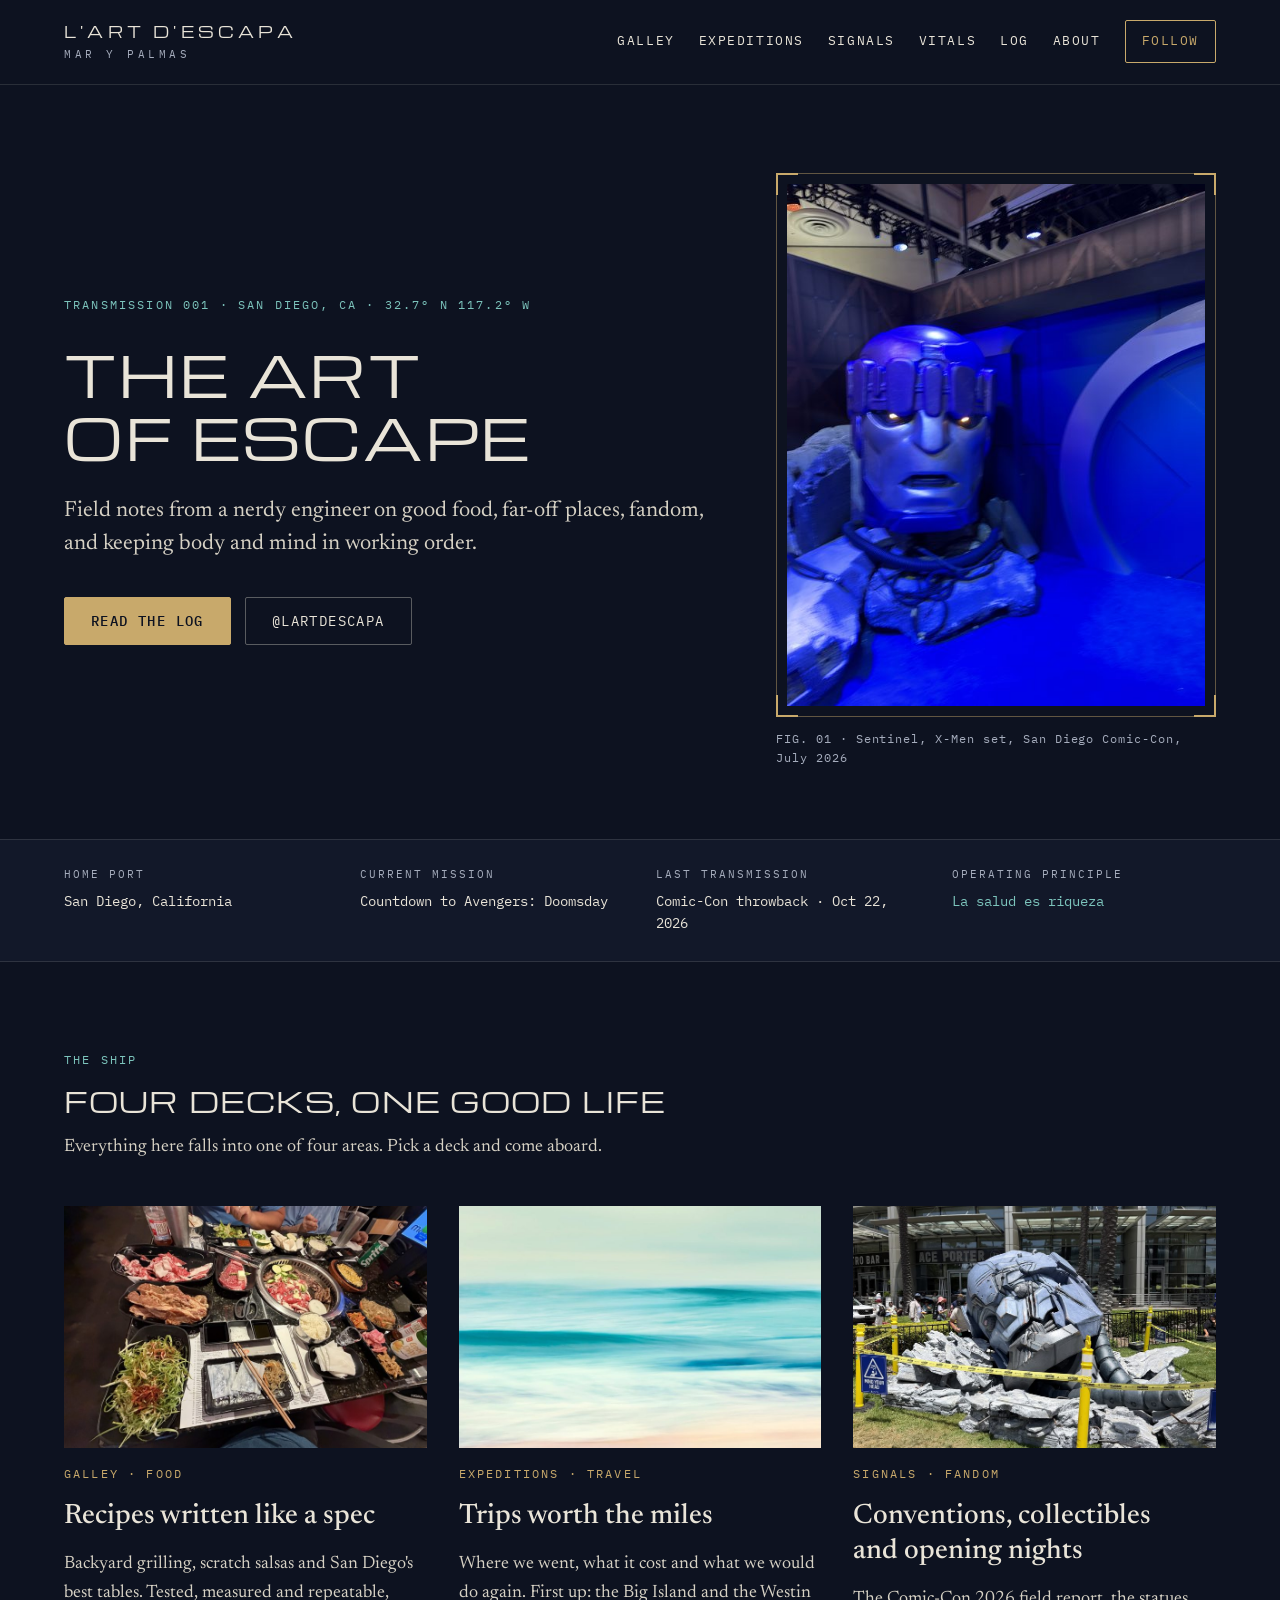
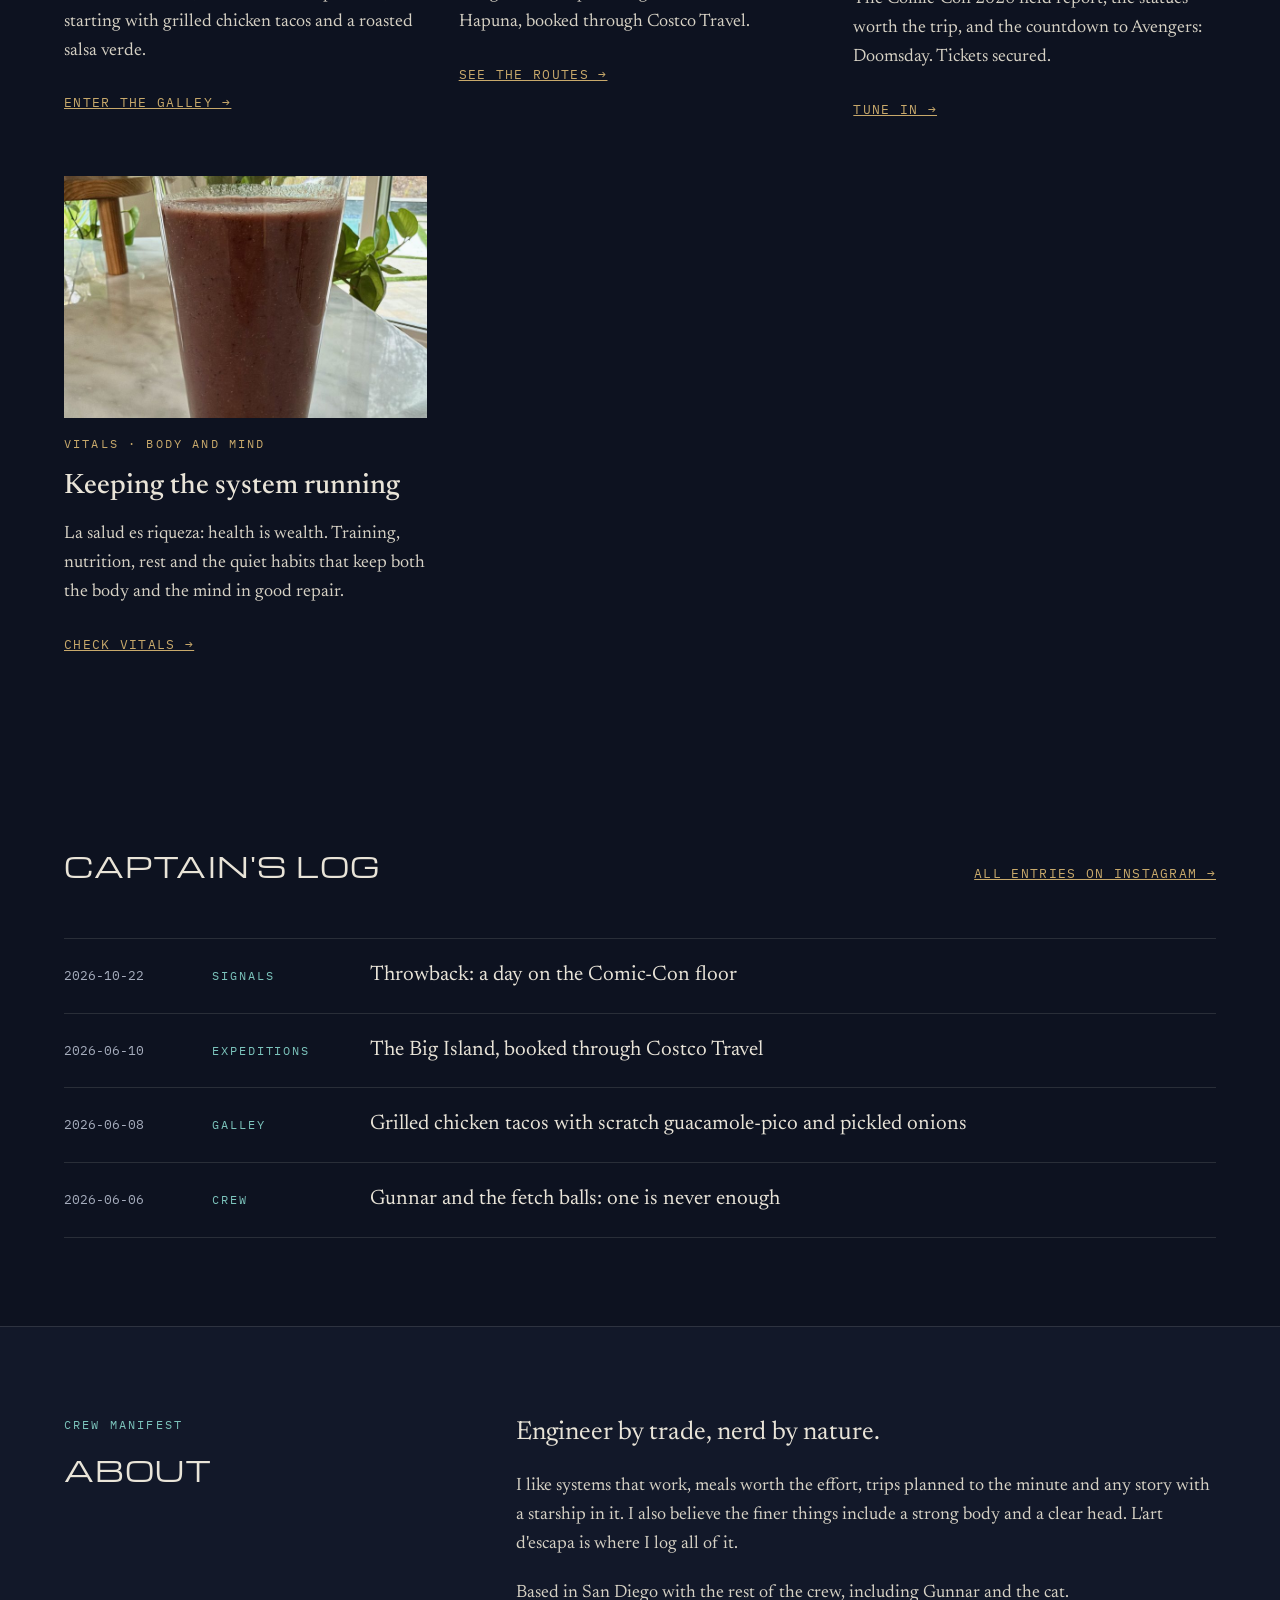
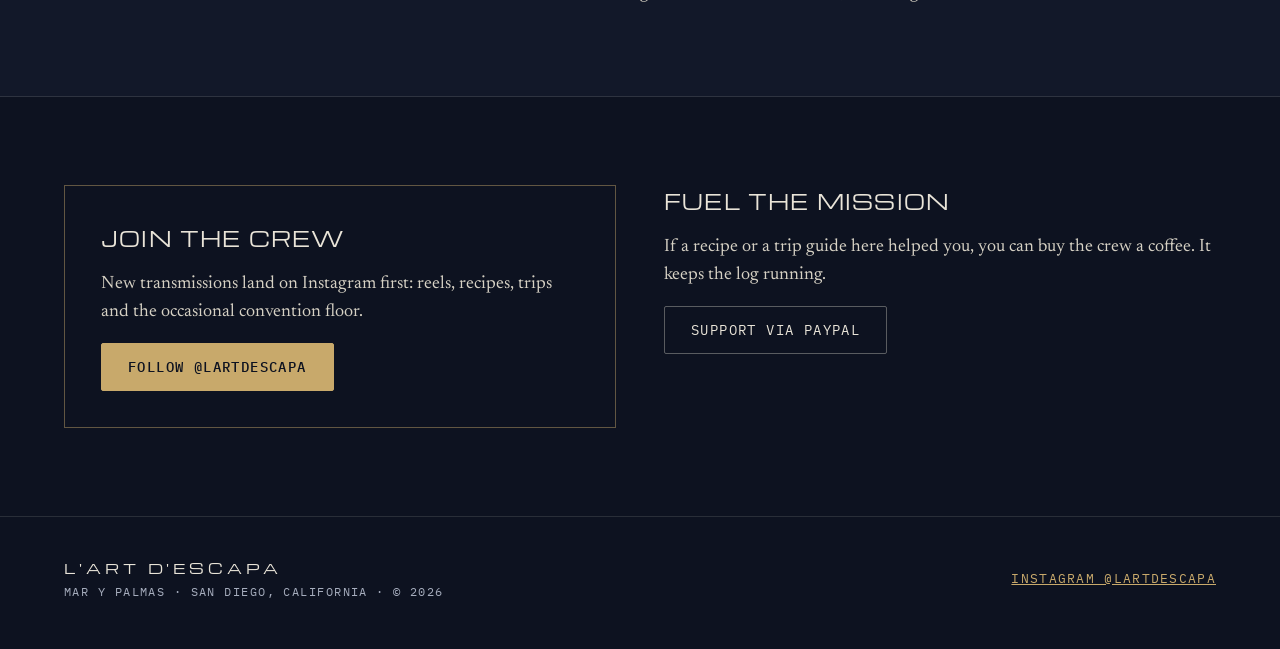
<file: index.html>
<!doctype html>
<html lang="en">
<head>
<meta charset="utf-8">
<meta name="viewport" content="width=device-width, initial-scale=1, viewport-fit=cover">
<title>L'art d'escapa · The art of escape</title>
<meta name="description" content="Field notes from a nerdy engineer in San Diego on good food, far-off places, fandom, and keeping body and mind in working order.">
<meta name="theme-color" content="#0D1220">
<link rel="icon" href="assets/img/favicon.svg" type="image/svg+xml">
<link rel="canonical" href="https://lartdescapa.com/">
<meta property="og:type" content="website">
<meta property="og:title" content="L'art d'escapa · The art of escape">
<meta property="og:description" content="Food, travel, fandom, and health, logged by a nerdy engineer in San Diego.">
<meta property="og:url" content="https://lartdescapa.com/">
<meta property="og:image" content="https://lartdescapa.com/assets/img/share.jpg">
<meta name="twitter:card" content="summary_large_image">
<link rel="preconnect" href="https://fonts.googleapis.com">
<link rel="preconnect" href="https://fonts.gstatic.com" crossorigin>
<link rel="stylesheet" href="https://fonts.googleapis.com/css2?family=Michroma&family=Newsreader:ital,opsz,wght@0,6..72,400;0,6..72,500;1,6..72,400&family=IBM+Plex+Mono:wght@400;500&display=swap">
<link rel="stylesheet" href="assets/css/site.css">
</head>
<body>
<a class="skip" href="#main">Skip to content</a>

<header class="site-header">
  <div class="wrap">
    <a class="brand" href="/">
      <span class="brand-name">L'ART D'ESCAPA</span>
      <span class="brand-sub">MAR Y PALMAS</span>
    </a>
    <nav class="nav" aria-label="Main">
      <a href="#galley">GALLEY</a>
      <a href="#expeditions">EXPEDITIONS</a>
      <a href="#signals">SIGNALS</a>
      <a href="#vitals">VITALS</a>
      <a href="#log">LOG</a>
      <a href="#about">ABOUT</a>
      <a class="follow" href="https://www.instagram.com/lartdescapa" rel="me">FOLLOW</a>
    </nav>
  </div>
</header>

<main id="main">

  <section class="wrap hero" aria-labelledby="hero-title">
    <div class="hero-text">
      <p class="eyebrow">TRANSMISSION 001 · SAN DIEGO, CA · 32.7° N 117.2° W</p>
      <h1 id="hero-title" class="display">THE ART OF ESCAPE</h1>
      <p class="lede">Field notes from a nerdy engineer on good food, far-off places, fandom, and keeping body and mind in working order.</p>
      <div class="actions">
        <a class="btn btn-primary" href="#log">READ THE LOG</a>
        <a class="btn" href="https://www.instagram.com/lartdescapa" rel="me">@LARTDESCAPA</a>
      </div>
    </div>
    <figure class="hero-figure">
      <div class="viewport"><span></span>
        <img src="assets/img/hero-sentinel-1080.jpg" srcset="assets/img/hero-sentinel-540.jpg 540w, assets/img/hero-sentinel-1080.jpg 1080w" sizes="(max-width: 520px) 92vw, 440px" width="1080" height="1350" alt="A giant Sentinel robot head glowing under blue light on the X-Men set at San Diego Comic-Con" fetchpriority="high">
      </div>
      <figcaption>FIG. 01 · Sentinel, X-Men set, San Diego Comic-Con, July 2026</figcaption>
    </figure>
  </section>

  <section class="status" aria-label="Status">
    <dl class="wrap">
      <div><dt>HOME PORT</dt><dd>San Diego, California</dd></div>
      <div><dt>CURRENT MISSION</dt><dd>Countdown to Avengers: Doomsday</dd></div>
      <div><dt>LAST TRANSMISSION</dt><dd>Comic-Con throwback · Oct 22, 2026</dd></div>
      <div><dt>OPERATING PRINCIPLE</dt><dd class="accent" lang="es">La salud es riqueza</dd></div>
    </dl>
  </section>

  <section class="wrap section" aria-labelledby="decks-title">
    <div class="section-head">
      <p class="eyebrow">THE SHIP</p>
      <h2 id="decks-title" class="display">FOUR DECKS, ONE GOOD LIFE</h2>
      <p class="soft">Everything here falls into one of four areas. Pick a deck and come aboard.</p>
    </div>
    <div class="decks">
      <article class="deck" id="galley">
        <img src="assets/img/galley-kbbq-800.jpg" srcset="assets/img/galley-kbbq-800.jpg 800w, assets/img/galley-kbbq-1600.jpg 1600w" sizes="(max-width: 700px) 92vw, 584px" width="800" height="600" loading="lazy" alt="A Korean barbecue table spread with meats, banchan and a hot grill">
        <p class="label">GALLEY · FOOD</p>
        <h3>Recipes written like a spec</h3>
        <p class="soft">Backyard grilling, scratch salsas and San Diego's best tables. Tested, measured and repeatable, starting with grilled chicken tacos and a roasted salsa verde.</p>
        <a class="more" href="https://www.instagram.com/reel/DZT48skxLKi/">ENTER THE GALLEY →</a>
      </article>
      <article class="deck" id="expeditions">
        <img src="assets/img/expeditions-ocean-800.jpg" srcset="assets/img/expeditions-ocean-800.jpg 800w, assets/img/expeditions-ocean-1600.jpg 1400w" sizes="(max-width: 700px) 92vw, 584px" width="800" height="800" loading="lazy" alt="Soft blurred waves rolling onto a sandy beach">
        <p class="label">EXPEDITIONS · TRAVEL</p>
        <h3>Trips worth the miles</h3>
        <p class="soft">Where we went, what it cost and what we would do again. First up: the Big Island and the Westin Hapuna, booked through Costco Travel.</p>
        <a class="more" href="https://www.instagram.com/reel/DZbBU6zB5ED/">SEE THE ROUTES →</a>
      </article>
      <article class="deck" id="signals">
        <img src="assets/img/signals-robot-800.jpg" srcset="assets/img/signals-robot-800.jpg 800w, assets/img/signals-robot-1600.jpg 1600w" sizes="(max-width: 700px) 92vw, 584px" width="800" height="533" loading="lazy" alt="A giant crashed robot head on the lawn outside the San Diego Convention Center">
        <p class="label">SIGNALS · FANDOM</p>
        <h3>Conventions, collectibles and opening nights</h3>
        <p class="soft">The Comic-Con 2026 field report, the statues worth the trip, and the countdown to Avengers: Doomsday. Tickets secured.</p>
        <a class="more" href="https://www.instagram.com/reel/DezoWC4uaVR/">TUNE IN →</a>
      </article>
      <article class="deck" id="vitals">
        <img src="assets/img/vitals-smoothie-800.jpg" srcset="assets/img/vitals-smoothie-800.jpg 800w, assets/img/vitals-smoothie-1600.jpg 1200w" sizes="(max-width: 700px) 92vw, 584px" width="800" height="1067" loading="lazy" alt="A tall glass of berry smoothie on a marble counter">
        <p class="label">VITALS · BODY AND MIND</p>
        <h3>Keeping the system running</h3>
        <p class="soft"><span lang="es">La salud es riqueza</span>: health is wealth. Training, nutrition, rest and the quiet habits that keep both the body and the mind in good repair.</p>
        <a class="more" href="https://www.instagram.com/lartdescapa">CHECK VITALS →</a>
      </article>
    </div>
  </section>

  <section class="wrap section" id="log" aria-labelledby="log-title">
    <div class="log-head">
      <h2 id="log-title" class="display">CAPTAIN'S LOG</h2>
      <a href="https://www.instagram.com/lartdescapa">ALL ENTRIES ON INSTAGRAM →</a>
    </div>
    <ol class="log">
      <li><time datetime="2026-10-22">2026-10-22</time><span class="tag">SIGNALS</span><a href="https://www.instagram.com/reel/DezoWC4uaVR/">Throwback: a day on the Comic-Con floor</a></li>
      <li><time datetime="2026-06-10">2026-06-10</time><span class="tag">EXPEDITIONS</span><a href="https://www.instagram.com/reel/DZbBU6zB5ED/">The Big Island, booked through Costco Travel</a></li>
      <li><time datetime="2026-06-08">2026-06-08</time><span class="tag">GALLEY</span><a href="https://www.instagram.com/reel/DZT48skxLKi/">Grilled chicken tacos with scratch guacamole-pico and pickled onions</a></li>
      <li><time datetime="2026-06-06">2026-06-06</time><span class="tag">CREW</span><a href="https://www.instagram.com/p/DZQdSSoS-fh/">Gunnar and the fetch balls: one is never enough</a></li>
    </ol>
  </section>

  <section class="about" id="about" aria-labelledby="about-title">
    <div class="wrap">
      <div class="about-head">
        <p class="eyebrow">CREW MANIFEST</p>
        <h2 id="about-title" class="display">ABOUT</h2>
      </div>
      <div class="about-body">
        <p class="big">Engineer by trade, nerd by nature.</p>
        <p class="soft">I like systems that work, meals worth the effort, trips planned to the minute and any story with a starship in it. I also believe the finer things include a strong body and a clear head. L'art d'escapa is where I log all of it.</p>
        <p class="soft">Based in San Diego with the rest of the crew, including Gunnar and the cat.</p>
      </div>
    </div>
  </section>

  <section class="wrap panels" aria-label="Follow and support">
    <div class="panel framed">
      <h2 class="display">JOIN THE CREW</h2>
      <p class="soft">New transmissions land on Instagram first: reels, recipes, trips and the occasional convention floor.</p>
      <a class="btn btn-primary" href="https://www.instagram.com/lartdescapa" rel="me">FOLLOW @LARTDESCAPA</a>
    </div>
    <div class="panel">
      <h2 class="display">FUEL THE MISSION</h2>
      <p class="soft">If a recipe or a trip guide here helped you, you can buy the crew a coffee. It keeps the log running.</p>
      <a class="btn" href="https://www.paypal.com/donate/?hosted_button_id=FXNTTCT7J7QGS">SUPPORT VIA PAYPAL</a>
    </div>
  </section>

</main>

<footer class="site-footer">
  <div class="wrap">
    <div class="brand">
      <span class="brand-name">L'ART D'ESCAPA</span>
      <small>MAR Y PALMAS · SAN DIEGO, CALIFORNIA · © 2026</small>
    </div>
    <a href="https://www.instagram.com/lartdescapa" rel="me">INSTAGRAM @LARTDESCAPA</a>
  </div>
</footer>
</body>
</html>
</file>
<file: assets/css/site.css>
/* L'art d'escapa — night observatory: deep navy ground, brass and sea-glass accents */
:root {
  --void: #0D1220;
  --hull: #121829;
  --star: #E9E4D8;
  --star-soft: #D6D1C4;
  --dim: #A6ADBD;
  --brass: #C8A96B;
  --brass-hi: #E2C891;
  --seaglass: #7CC4BC;
  --rule: rgba(233, 228, 216, 0.13);
  --rule-strong: rgba(233, 228, 216, 0.35);
  --font-display: 'Michroma', 'Eurostile', 'Arial Narrow', sans-serif;
  --font-body: 'Newsreader', Georgia, 'Times New Roman', serif;
  --font-mono: 'IBM Plex Mono', ui-monospace, Menlo, monospace;
  color-scheme: dark;
}

*, *::before, *::after { box-sizing: border-box; }
html { scroll-behavior: smooth; }
@media (prefers-reduced-motion: reduce) { html { scroll-behavior: auto; } }

body {
  margin: 0;
  background: var(--void);
  color: var(--star);
  font-family: var(--font-body);
  font-size: 18px;
  line-height: 1.6;
  -webkit-font-smoothing: antialiased;
}

img { display: block; max-width: 100%; height: auto; }
a { color: var(--brass); }
a:hover { color: var(--brass-hi); }
a:focus-visible, button:focus-visible { outline: 2px solid var(--seaglass); outline-offset: 3px; }

.skip { position: absolute; left: -9999px; }
.skip:focus { left: 16px; top: 16px; z-index: 10; background: var(--brass); color: var(--void); padding: 10px 16px; }

.wrap {
  max-width: 1200px;
  margin: 0 auto;
  padding-left: max(24px, env(safe-area-inset-left, 0px));
  padding-right: max(24px, env(safe-area-inset-right, 0px));
}

.mono { font-family: var(--font-mono); letter-spacing: 0.12em; }
.eyebrow { margin: 0; font-family: var(--font-mono); font-size: 12px; letter-spacing: 0.18em; color: var(--seaglass); }
.display { margin: 0; font-family: var(--font-display); font-weight: 400; letter-spacing: 0.04em; text-wrap: balance; }
.soft { color: var(--star-soft); }

/* Header */
.site-header { border-bottom: 1px solid var(--rule); }
.site-header .wrap { display: flex; flex-wrap: wrap; align-items: center; justify-content: space-between; gap: 12px 32px; padding-block: 20px; }
.brand { display: flex; flex-direction: column; gap: 2px; text-decoration: none; color: var(--star); }
.brand:hover { color: var(--star); }
.brand-name { font-family: var(--font-display); font-size: 15px; letter-spacing: 0.28em; }
.brand-sub { font-family: var(--font-mono); font-size: 11px; letter-spacing: 0.32em; color: var(--dim); }
.nav { display: flex; flex-wrap: wrap; align-items: center; gap: 4px 24px; font-family: var(--font-mono); font-size: 13px; letter-spacing: 0.12em; }
.nav a { color: var(--star); text-decoration: none; padding: 10px 0; }
.nav a:hover { color: var(--brass-hi); }
.nav .follow { color: var(--brass); border: 1px solid var(--brass); border-radius: 2px; padding: 10px 16px; }

/* Buttons */
.btn {
  display: inline-flex; align-items: center; min-height: 48px; padding: 0 26px;
  font-family: var(--font-mono); font-size: 14px; letter-spacing: 0.1em; text-decoration: none;
  border-radius: 2px; border: 1px solid var(--rule-strong); color: var(--star);
}
.btn:hover { border-color: var(--brass); color: var(--brass-hi); }
.btn-primary { background: var(--brass); border-color: var(--brass); color: var(--void); font-weight: 500; }
.btn-primary:hover { background: var(--brass-hi); border-color: var(--brass-hi); color: var(--void); }

/* Hero */
.hero { display: flex; flex-wrap: wrap; align-items: center; gap: 56px; padding-block: 88px 72px; }
.hero-text { flex: 1 1 460px; min-width: 0; display: flex; flex-direction: column; gap: 28px; }
.hero h1 { font-size: clamp(32px, 4.6vw, 56px); line-height: 1.12; letter-spacing: 0.03em; }
.hero .lede { margin: 0; max-width: 34em; font-size: 22px; line-height: 1.5; color: var(--star-soft); }
.actions { display: flex; flex-wrap: wrap; gap: 14px; padding-top: 8px; }
.hero-figure { flex: 1 1 320px; max-width: 440px; margin: 0; display: flex; flex-direction: column; gap: 12px; }
.viewport { position: relative; padding: 10px; border: 1px solid rgba(200, 169, 107, 0.45); }
.viewport img { width: 100%; aspect-ratio: 4 / 5; object-fit: cover; }
.viewport::before, .viewport::after, .viewport span::before, .viewport span::after {
  content: ""; position: absolute; width: 22px; height: 22px; border: 0 solid var(--brass);
}
.viewport::before { top: -1px; left: -1px; border-top-width: 2px; border-left-width: 2px; }
.viewport::after { top: -1px; right: -1px; border-top-width: 2px; border-right-width: 2px; }
.viewport span::before { bottom: -1px; left: -1px; border-bottom-width: 2px; border-left-width: 2px; }
.viewport span::after { bottom: -1px; right: -1px; border-bottom-width: 2px; border-right-width: 2px; }
.hero-figure figcaption { font-family: var(--font-mono); font-size: 12px; letter-spacing: 0.08em; color: var(--dim); }

/* Status bar */
.status { background: var(--hull); border-block: 1px solid var(--rule); }
.status dl { margin: 0 auto; padding-block: 26px; display: grid; grid-template-columns: repeat(auto-fit, minmax(220px, 1fr)); gap: 20px 32px; font-family: var(--font-mono); }
.status div { display: flex; flex-direction: column; gap: 6px; min-width: 0; }
.status dt { font-size: 11px; letter-spacing: 0.18em; color: var(--dim); }
.status dd { margin: 0; font-size: 14px; }
.status .accent { color: var(--seaglass); }

/* Decks */
.section { padding-block: 88px; display: flex; flex-direction: column; gap: 44px; }
.section-head { display: flex; flex-direction: column; gap: 14px; max-width: 40em; }
.section-head h2 { font-size: 28px; line-height: 1.3; }
.section-head p { margin: 0; }
.decks { display: grid; grid-template-columns: repeat(auto-fit, minmax(300px, 1fr)); gap: 44px 32px; }
.deck { display: flex; flex-direction: column; gap: 16px; min-width: 0; scroll-margin-top: 24px; }
.deck img { width: 100%; aspect-ratio: 3 / 2; object-fit: cover; }
.deck .label { margin: 0; font-family: var(--font-mono); font-size: 12px; letter-spacing: 0.18em; color: var(--brass); }
.deck h3 { margin: 0; font-size: 28px; font-weight: 500; line-height: 1.25; text-wrap: balance; }
.deck p { margin: 0; }
.deck .more { font-family: var(--font-mono); font-size: 13px; letter-spacing: 0.1em; padding: 12px 0; align-self: flex-start; }

/* Log */
.log-head { display: flex; flex-wrap: wrap; align-items: baseline; justify-content: space-between; gap: 12px; }
.log-head h2 { font-size: 28px; }
.log-head a { font-family: var(--font-mono); font-size: 13px; letter-spacing: 0.1em; padding: 10px 0; }
.log { list-style: none; margin: 0; padding: 0; border-top: 1px solid var(--rule); }
.log li { display: flex; flex-wrap: wrap; align-items: baseline; gap: 6px 28px; padding: 20px 0; border-bottom: 1px solid var(--rule); }
.log time { flex: 0 0 120px; font-family: var(--font-mono); font-size: 13px; color: var(--dim); font-variant-numeric: tabular-nums; }
.log .tag { flex: 0 0 130px; font-family: var(--font-mono); font-size: 12px; letter-spacing: 0.16em; color: var(--seaglass); }
.log a { flex: 1 1 320px; min-width: 0; color: var(--star); text-decoration: none; font-size: 21px; }
.log a:hover { color: var(--brass-hi); }

/* About */
.about { background: var(--hull); border-block: 1px solid var(--rule); }
.about .wrap { display: flex; flex-wrap: wrap; gap: 40px 72px; padding-block: 88px; }
.about-head { flex: 1 1 260px; min-width: 0; display: flex; flex-direction: column; gap: 14px; }
.about-head h2 { font-size: 28px; }
.about-body { flex: 2 1 460px; min-width: 0; max-width: 40em; display: flex; flex-direction: column; gap: 20px; }
.about-body p { margin: 0; }
.about-body .big { font-size: 26px; line-height: 1.45; }

/* Closing panels */
.panels { display: grid; grid-template-columns: repeat(auto-fit, minmax(300px, 1fr)); gap: 32px 48px; padding-block: 88px; }
.panel { display: flex; flex-direction: column; gap: 16px; align-items: flex-start; min-width: 0; }
.panel.framed { padding: 36px; border: 1px solid rgba(200, 169, 107, 0.45); }
.panel h2 { font-size: 20px; letter-spacing: 0.06em; }
.panel p { margin: 0; }

/* Footer */
.site-footer { border-top: 1px solid var(--rule); }
.site-footer .wrap { display: flex; flex-wrap: wrap; align-items: center; justify-content: space-between; gap: 20px; padding-block: 40px 48px; }
.site-footer .brand-name { font-size: 14px; }
.site-footer small { font-family: var(--font-mono); font-size: 12px; letter-spacing: 0.12em; color: var(--dim); }
.site-footer a { font-family: var(--font-mono); font-size: 13px; letter-spacing: 0.1em; padding: 10px 0; }

@media (max-width: 520px) {
  body { font-size: 17px; }
  .hero { padding-block: 56px 48px; gap: 40px; }
  .hero .lede { font-size: 19px; }
  .section, .panels, .about .wrap { padding-block: 64px; }
  .log time, .log .tag { flex-basis: auto; }
  .panel.framed { padding: 24px; }
}
</file>
